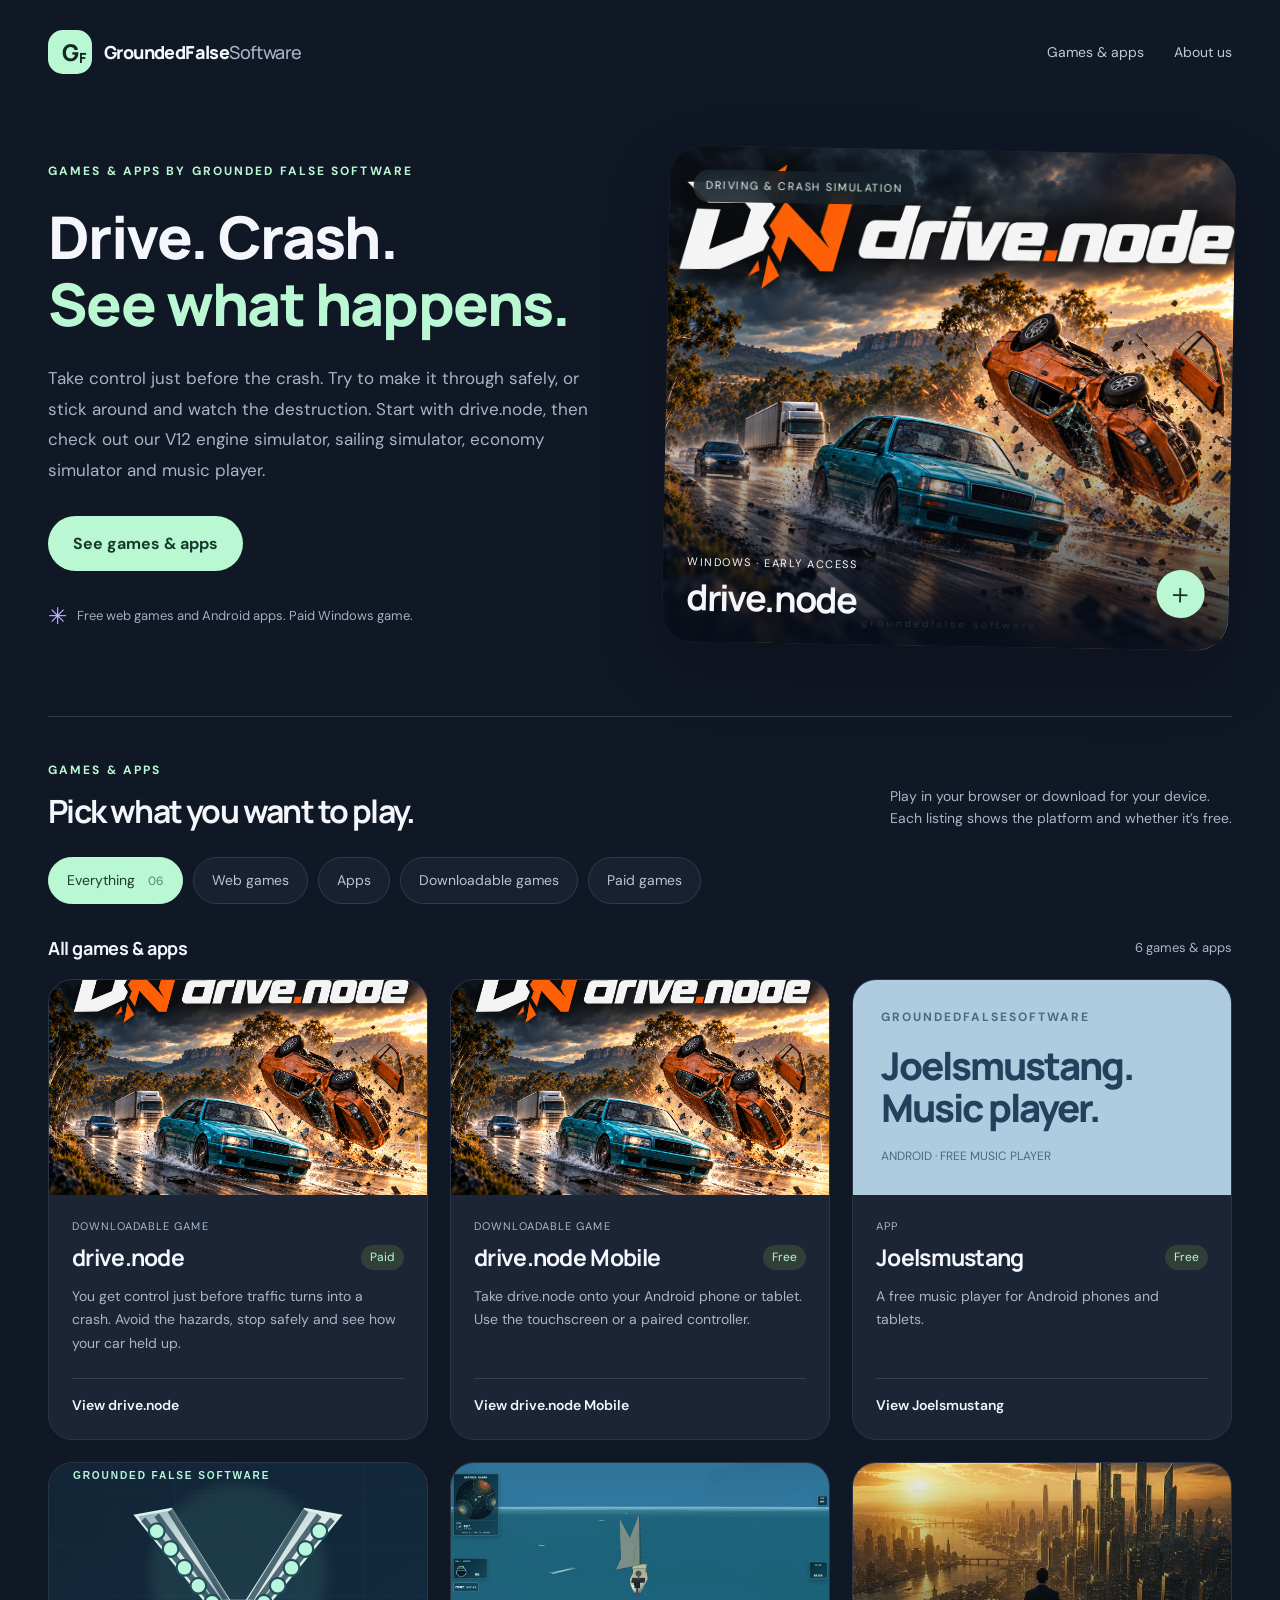
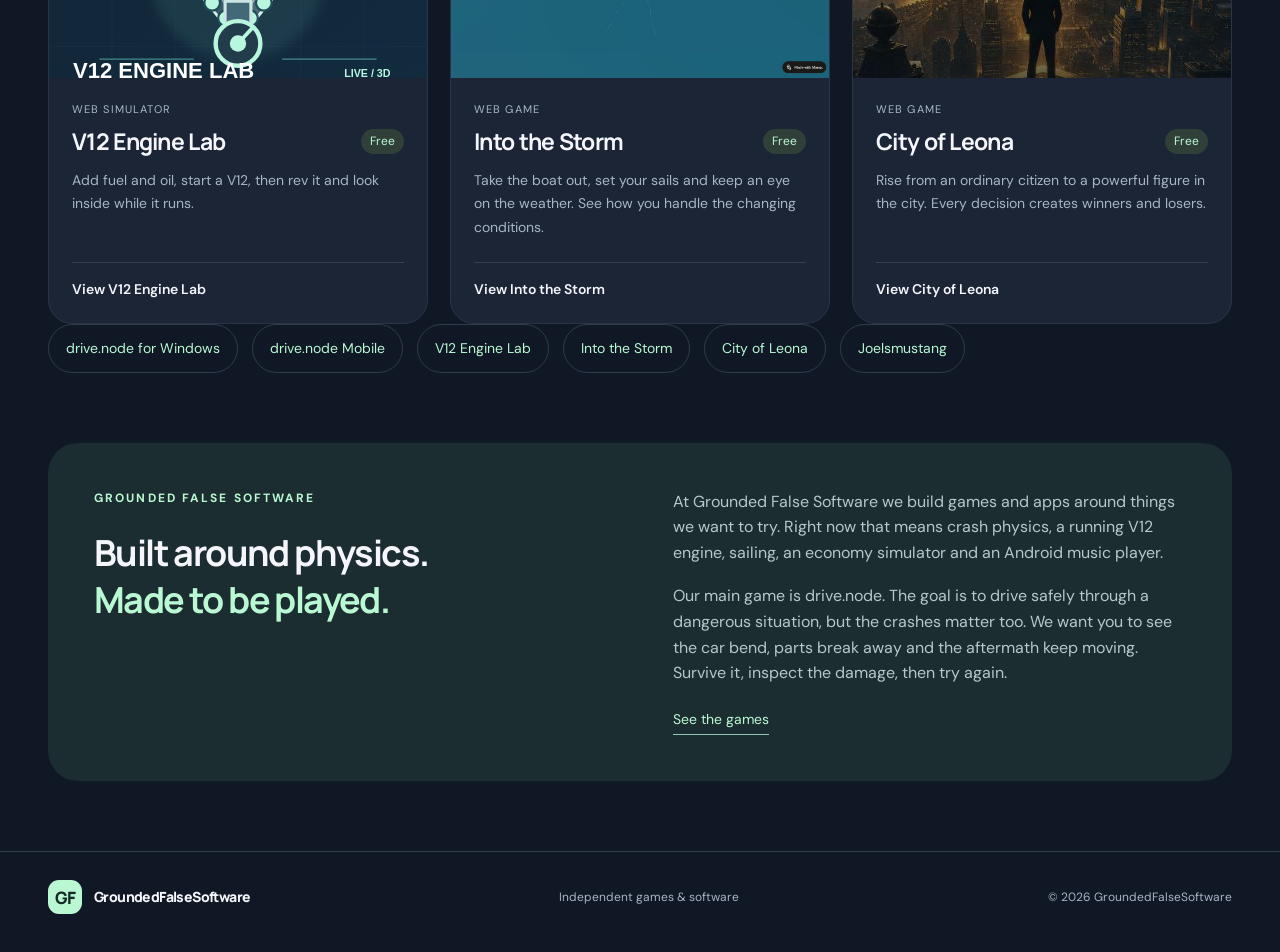
<file: index.html>
<!doctype html>

<html lang="en"><head><meta charset="utf-8"><meta name="viewport" content="width=device-width,initial-scale=1"><title>Grounded False Software | Independent Games and Apps</title><meta name="description" content="Explore independent games and apps from Grounded False Software: drive.node, V12 Engine Lab, Into the Storm, City of Leona and Joelsmustang."><link rel="canonical" href="https://groundedfalse.com/"><meta name="robots" content="index,follow,max-image-preview:large"><meta property="og:type" content="website"><meta property="og:site_name" content="Grounded False Software"><meta property="og:title" content="Grounded False Software | Independent Games and Apps"><meta property="og:description" content="Explore independent games and apps from Grounded False Software: drive.node, V12 Engine Lab, Into the Storm, City of Leona and Joelsmustang."><meta property="og:url" content="https://groundedfalse.com/"><meta property="og:image" content="https://groundedfalse.com/assets/drive-node-cover.png"><meta name="twitter:card" content="summary_large_image"><meta name="twitter:title" content="Grounded False Software | Independent Games and Apps"><meta name="twitter:description" content="Explore independent games and apps from Grounded False Software: drive.node, V12 Engine Lab, Into the Storm, City of Leona and Joelsmustang."><meta name="twitter:image" content="https://groundedfalse.com/assets/drive-node-cover.png"><link rel="icon" href="/favicon.svg"><link rel="stylesheet" href="/style.css"></head>

<body><a class="skip" href="#collection">Skip to collection</a>

<header><a class="brand" href="#" aria-label="GroundedFalseSoftware home"><span class="brand-icon">G<span>F</span></span><span>GroundedFalse<span class="brand-soft">Software</span></span></a><nav aria-label="Main navigation"><a href="#collection">Games & apps</a><a href="#studio">About us</a></nav></header>

<main><section class="hero"><div class="hero-copy"><p class="eyebrow">GAMES & APPS BY GROUNDED FALSE SOFTWARE</p><h1>Drive. Crash.<br><em>See what happens.</em></h1><p class="intro">Take control just before the crash. Try to make it through safely, or stick around and watch the destruction. Start with drive.node, then check out our V12 engine simulator, sailing simulator, economy simulator and music player.</p><a class="button primary" href="#collection">See games & apps</a><div class="hero-note"><span class="tiny-symbol">✳</span> Free web games and Android apps. Paid Windows game.</div></div><article class="feature"><img src="assets/drive-node-cover.png" alt="Illustrated drive.node cover: a blue car avoids an orange car rolling across a highway"><div class="feature-overlay"><span class="pill">DRIVING & CRASH SIMULATION</span><div class="feature-bottom"><div><p>WINDOWS · EARLY ACCESS</p><h2>drive.node</h2></div><button class="round-button" data-product="drive" aria-label="Explore drive.node">＋</button></div></div></article></section>

<section id="collection" class="collection"><div class="section-heading"><div><p class="eyebrow">GAMES & APPS</p><h2>Pick what you want to play.</h2></div><p>Play in your browser or download for your device.<br>Each listing shows the platform and whether it’s free.</p></div><div class="categories" aria-label="Product categories"><button class="category active" data-category="all" aria-pressed="true">Everything <span>06</span></button><button class="category" data-category="web-games" aria-pressed="false">Web games</button><button class="category" data-category="apps" aria-pressed="false">Apps</button><button class="category" data-category="downloadable-games" aria-pressed="false">Downloadable games</button><button class="category" data-category="paid-games" aria-pressed="false">Paid games</button></div><div class="collection-meta"><h3 id="category-title">All games & apps</h3><span id="count" aria-live="polite">6 games & apps</span></div><div id="cards" class="cards"></div><nav class="seo-related" aria-label="Explore individual games and apps"><a href="/drive-node/">drive.node for Windows</a><a href="/drive-node-mobile/">drive.node Mobile</a><a href="/v12-engine-lab/">V12 Engine Lab</a><a href="/into-the-storm/">Into the Storm</a><a href="/city-of-leona/">City of Leona</a><a href="/joelsmustang/">Joelsmustang</a></nav></section>

<section class="studio" id="studio"><div><p class="eyebrow">GROUNDED FALSE SOFTWARE</p><h2>Built around physics.<br><em>Made to be played.</em></h2></div><div><p>At Grounded False Software we build games and apps around things we want to try. Right now that means crash physics, a running V12 engine, sailing, an economy simulator and an Android music player.</p><p>Our main game is drive.node. The goal is to drive safely through a dangerous situation, but the crashes matter too. We want you to see the car bend, parts break away and the aftermath keep moving. Survive it, inspect the damage, then try again.</p><a href="#collection" class="text-link">See the games</a></div></section></main><footer><a class="brand" href="#"><span class="brand-icon small">GF</span><span>GroundedFalseSoftware</span></a><span>Independent games & software</span><span>© 2026 GroundedFalseSoftware</span></footer>

<dialog id="product-dialog" aria-labelledby="dialog-title"><button class="close" aria-label="Close project details">✕</button><div id="dialog-content"></div></dialog><script type="application/ld+json">{"@context":"https://schema.org","@type":"Organization","name":"Grounded False Software","url":"https://groundedfalse.com/","description":"Independent games and apps from Grounded False Software"}</script><script src="app.js"></script></body></html>
</file>
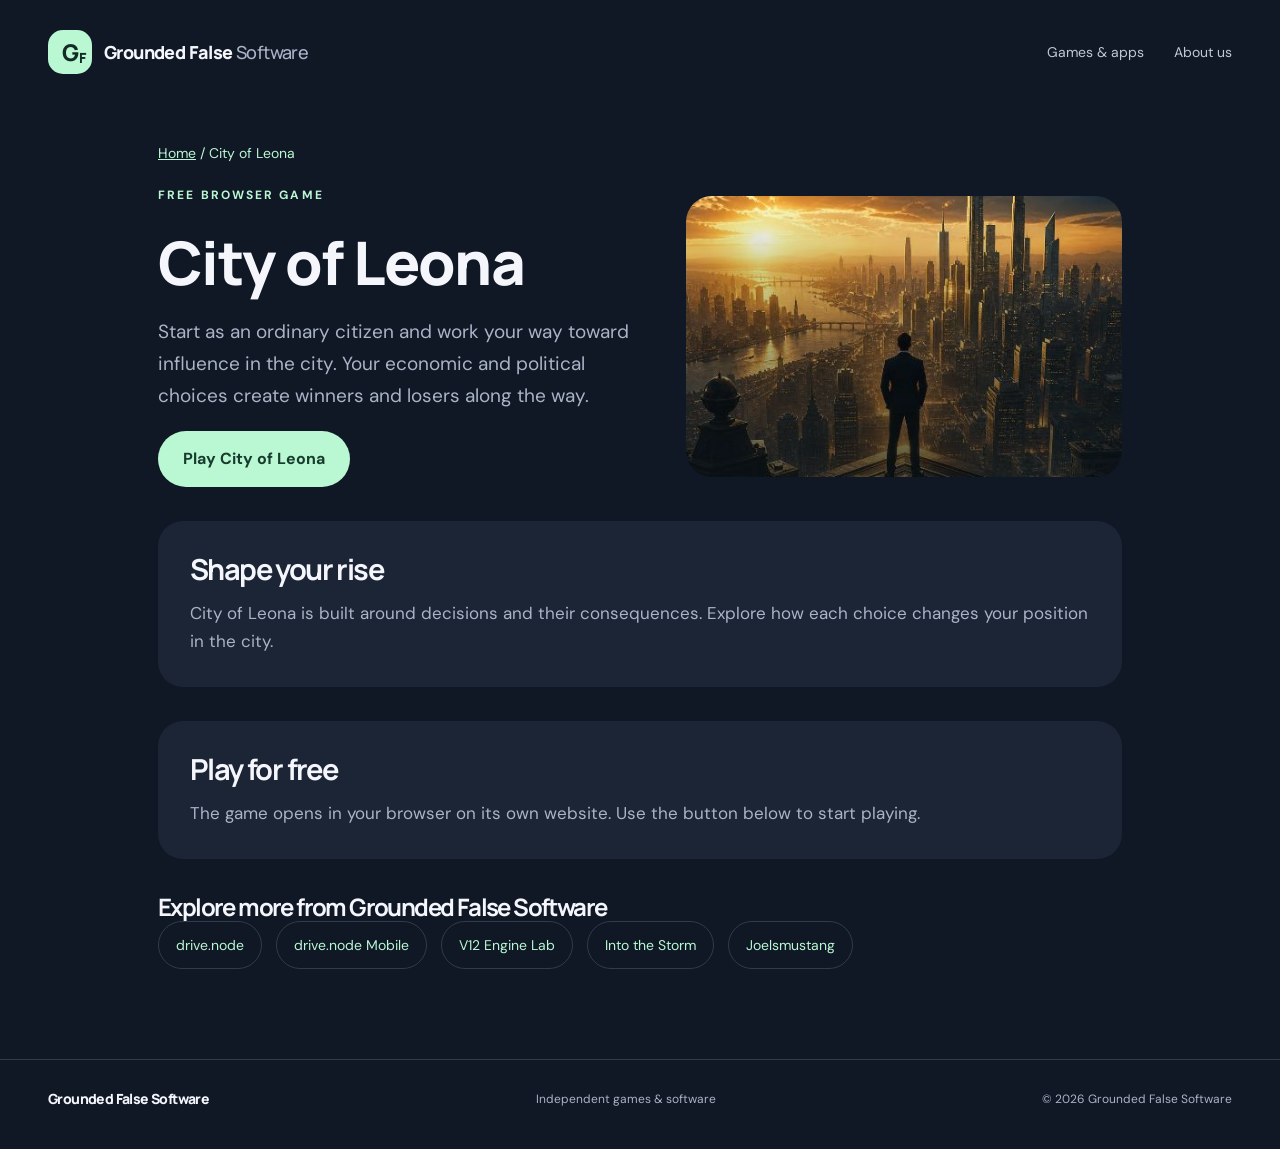
<file: city-of-leona/index.html>
<!doctype html><html lang="en"><head><meta charset="utf-8"><meta name="viewport" content="width=device-width,initial-scale=1"><title>City of Leona | Free Browser Economy Simulator | Grounded False Software</title><meta name="description" content="Make economic and political choices in City of Leona, a free browser economy simulator. Rise through the city and see the consequences of your decisions."><link rel="canonical" href="https://groundedfalse.com/city-of-leona/"><meta name="robots" content="index,follow,max-image-preview:large"><meta property="og:type" content="website"><meta property="og:site_name" content="Grounded False Software"><meta property="og:title" content="City of Leona | Free Browser Economy Simulator | Grounded False Software"><meta property="og:description" content="Make economic and political choices in City of Leona, a free browser economy simulator. Rise through the city and see the consequences of your decisions."><meta property="og:url" content="https://groundedfalse.com/city-of-leona/"><meta property="og:image" content="https://groundedfalse.com/assets/city-of-leona.png"><meta name="twitter:card" content="summary_large_image"><meta name="twitter:title" content="City of Leona | Free Browser Economy Simulator | Grounded False Software"><meta name="twitter:description" content="Make economic and political choices in City of Leona, a free browser economy simulator. Rise through the city and see the consequences of your decisions."><meta name="twitter:image" content="https://groundedfalse.com/assets/city-of-leona.png"><link rel="icon" href="/favicon.svg"><link rel="stylesheet" href="/style.css"></head><body><a class="skip" href="#content">Skip to content</a><header><a class="brand" href="/" aria-label="Grounded False Software home"><span class="brand-icon">G<span>F</span></span><span>Grounded False <span class="brand-soft">Software</span></span></a><nav aria-label="Main navigation"><a href="/#collection">Games &amp; apps</a><a href="/#studio">About us</a></nav></header><main class="seo-page" id="content"><p class="seo-breadcrumb"><a href="/">Home</a> / City of Leona</p><div class="seo-hero"><div><p class="eyebrow">FREE BROWSER GAME</p><h1>City of Leona</h1><p class="seo-lead">Start as an ordinary citizen and work your way toward influence in the city. Your economic and political choices create winners and losers along the way.</p><a class="button primary" href="https://leonacity.online/" target="_blank" rel="noopener noreferrer">Play City of Leona</a></div><img class="seo-visual" src="/assets/city-of-leona.png" alt="City of Leona gold skyline cover artwork"></div><section class="seo-panel"><h2>Shape your rise</h2><p>City of Leona is built around decisions and their consequences. Explore how each choice changes your position in the city.</p></section><section class="seo-panel"><h2>Play for free</h2><p>The game opens in your browser on its own website. Use the button below to start playing.</p></section><h2>Explore more from Grounded False Software</h2><nav class="seo-related" aria-label="Other games and apps"><a href="/drive-node/">drive.node</a><a href="/drive-node-mobile/">drive.node Mobile</a><a href="/v12-engine-lab/">V12 Engine Lab</a><a href="/into-the-storm/">Into the Storm</a><a href="/joelsmustang/">Joelsmustang</a></nav></main><footer><a class="brand" href="/">Grounded False Software</a><span>Independent games &amp; software</span><span>© 2026 Grounded False Software</span></footer><script type="application/ld+json">{"@context":"https://schema.org","@type":"WebPage","name":"City of Leona | Free Browser Economy Simulator | Grounded False Software","url":"https://groundedfalse.com/city-of-leona/","description":"Make economic and political choices in City of Leona, a free browser economy simulator. Rise through the city and see the consequences of your decisions.","isPartOf":{"@type":"WebSite","name":"Grounded False Software","url":"https://groundedfalse.com/"}}</script></body></html>
</file>
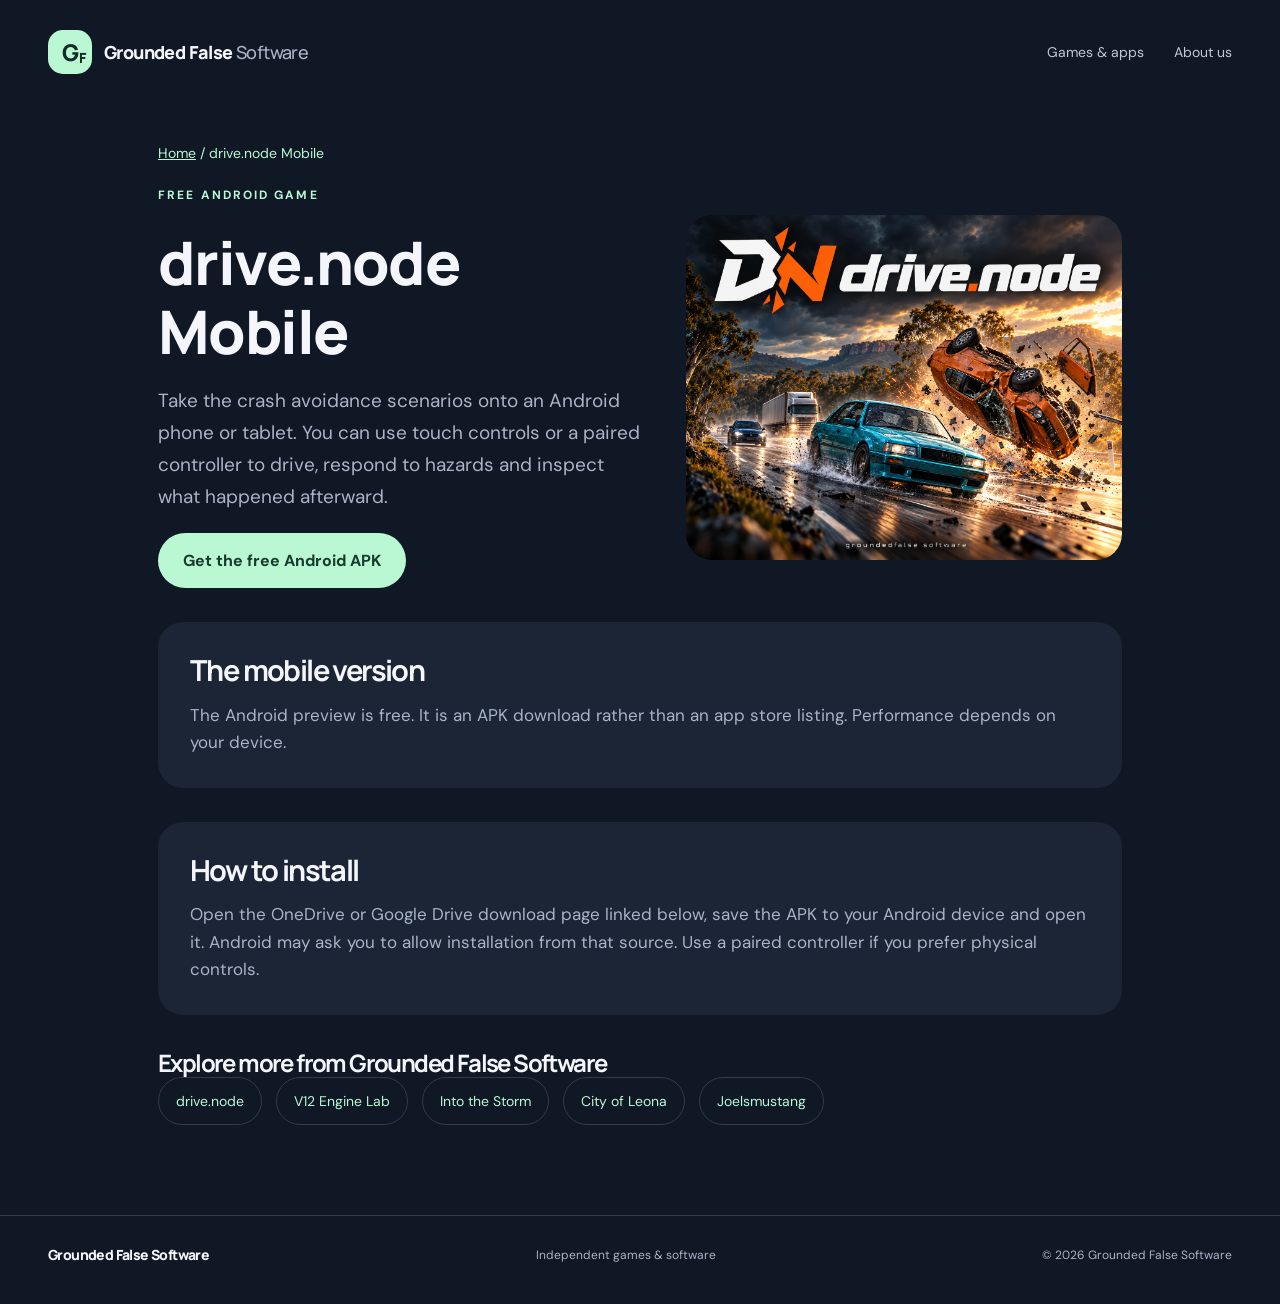
<file: drive-node-mobile/index.html>
<!doctype html><html lang="en"><head><meta charset="utf-8"><meta name="viewport" content="width=device-width,initial-scale=1"><title>drive.node Mobile for Android | Free Crash Game | Grounded False Software</title><meta name="description" content="Play the free Android preview of drive.node with touchscreen controls or a paired controller. Download the APK for Android phones and tablets."><link rel="canonical" href="https://groundedfalse.com/drive-node-mobile/"><meta name="robots" content="index,follow,max-image-preview:large"><meta property="og:type" content="website"><meta property="og:site_name" content="Grounded False Software"><meta property="og:title" content="drive.node Mobile for Android | Free Crash Game | Grounded False Software"><meta property="og:description" content="Play the free Android preview of drive.node with touchscreen controls or a paired controller. Download the APK for Android phones and tablets."><meta property="og:url" content="https://groundedfalse.com/drive-node-mobile/"><meta property="og:image" content="https://groundedfalse.com/assets/drive-node-cover.png"><meta name="twitter:card" content="summary_large_image"><meta name="twitter:title" content="drive.node Mobile for Android | Free Crash Game | Grounded False Software"><meta name="twitter:description" content="Play the free Android preview of drive.node with touchscreen controls or a paired controller. Download the APK for Android phones and tablets."><meta name="twitter:image" content="https://groundedfalse.com/assets/drive-node-cover.png"><link rel="icon" href="/favicon.svg"><link rel="stylesheet" href="/style.css"></head><body><a class="skip" href="#content">Skip to content</a><header><a class="brand" href="/" aria-label="Grounded False Software home"><span class="brand-icon">G<span>F</span></span><span>Grounded False <span class="brand-soft">Software</span></span></a><nav aria-label="Main navigation"><a href="/#collection">Games &amp; apps</a><a href="/#studio">About us</a></nav></header><main class="seo-page" id="content"><p class="seo-breadcrumb"><a href="/">Home</a> / drive.node Mobile</p><div class="seo-hero"><div><p class="eyebrow">FREE ANDROID GAME</p><h1>drive.node Mobile</h1><p class="seo-lead">Take the crash avoidance scenarios onto an Android phone or tablet. You can use touch controls or a paired controller to drive, respond to hazards and inspect what happened afterward.</p><a class="button primary" href="https://drive.google.com/file/d/1gedJcDgiqWy471diD3B8henjy76g7nDN/view" target="_blank" rel="noopener noreferrer">Get the free Android APK</a></div><img class="seo-visual" src="/assets/drive-node-cover.png" alt="Illustrated drive.node cover artwork"></div><section class="seo-panel"><h2>The mobile version</h2><p>The Android preview is free. It is an APK download rather than an app store listing. Performance depends on your device.</p></section><section class="seo-panel"><h2>How to install</h2><p>Open the OneDrive or Google Drive download page linked below, save the APK to your Android device and open it. Android may ask you to allow installation from that source. Use a paired controller if you prefer physical controls.</p></section><h2>Explore more from Grounded False Software</h2><nav class="seo-related" aria-label="Other games and apps"><a href="/drive-node/">drive.node</a><a href="/v12-engine-lab/">V12 Engine Lab</a><a href="/into-the-storm/">Into the Storm</a><a href="/city-of-leona/">City of Leona</a><a href="/joelsmustang/">Joelsmustang</a></nav></main><footer><a class="brand" href="/">Grounded False Software</a><span>Independent games &amp; software</span><span>© 2026 Grounded False Software</span></footer><script type="application/ld+json">{"@context":"https://schema.org","@type":"WebPage","name":"drive.node Mobile for Android | Free Crash Game | Grounded False Software","url":"https://groundedfalse.com/drive-node-mobile/","description":"Play the free Android preview of drive.node with touchscreen controls or a paired controller. Download the APK for Android phones and tablets.","isPartOf":{"@type":"WebSite","name":"Grounded False Software","url":"https://groundedfalse.com/"}}</script></body></html>
</file>
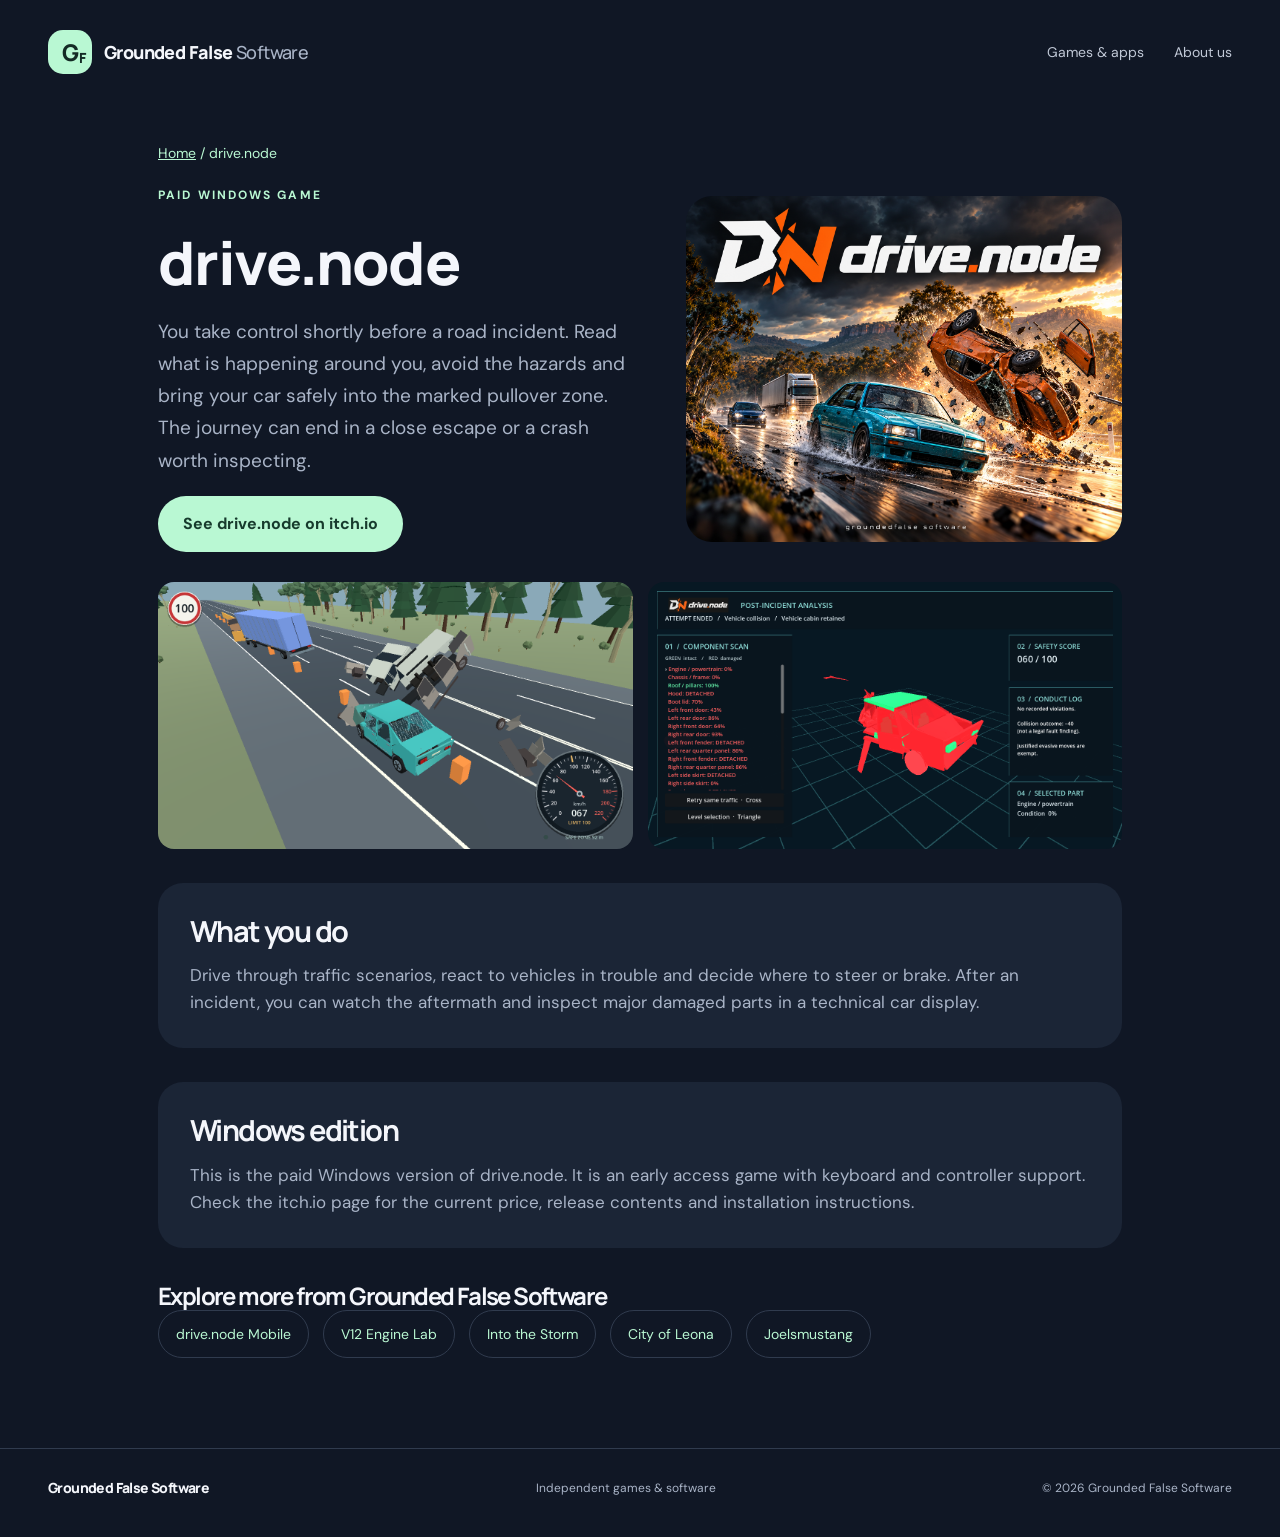
<file: drive-node/index.html>
<!doctype html><html lang="en"><head><meta charset="utf-8"><meta name="viewport" content="width=device-width,initial-scale=1"><title>drive.node for Windows | Crash Avoidance Game | Grounded False Software</title><meta name="description" content="Take control before a traffic crash in drive.node for Windows. Navigate hazards, stop safely and inspect vehicle damage. See the paid edition on itch.io."><link rel="canonical" href="https://groundedfalse.com/drive-node/"><meta name="robots" content="index,follow,max-image-preview:large"><meta property="og:type" content="website"><meta property="og:site_name" content="Grounded False Software"><meta property="og:title" content="drive.node for Windows | Crash Avoidance Game | Grounded False Software"><meta property="og:description" content="Take control before a traffic crash in drive.node for Windows. Navigate hazards, stop safely and inspect vehicle damage. See the paid edition on itch.io."><meta property="og:url" content="https://groundedfalse.com/drive-node/"><meta property="og:image" content="https://groundedfalse.com/assets/drive-node-cover.png"><meta name="twitter:card" content="summary_large_image"><meta name="twitter:title" content="drive.node for Windows | Crash Avoidance Game | Grounded False Software"><meta name="twitter:description" content="Take control before a traffic crash in drive.node for Windows. Navigate hazards, stop safely and inspect vehicle damage. See the paid edition on itch.io."><meta name="twitter:image" content="https://groundedfalse.com/assets/drive-node-cover.png"><link rel="icon" href="/favicon.svg"><link rel="stylesheet" href="/style.css"></head><body><a class="skip" href="#content">Skip to content</a><header><a class="brand" href="/" aria-label="Grounded False Software home"><span class="brand-icon">G<span>F</span></span><span>Grounded False <span class="brand-soft">Software</span></span></a><nav aria-label="Main navigation"><a href="/#collection">Games &amp; apps</a><a href="/#studio">About us</a></nav></header><main class="seo-page" id="content"><p class="seo-breadcrumb"><a href="/">Home</a> / drive.node</p><div class="seo-hero"><div><p class="eyebrow">PAID WINDOWS GAME</p><h1>drive.node</h1><p class="seo-lead">You take control shortly before a road incident. Read what is happening around you, avoid the hazards and bring your car safely into the marked pullover zone. The journey can end in a close escape or a crash worth inspecting.</p><a class="button primary" href="https://groundedfalse.itch.io/drivenode" target="_blank" rel="noopener noreferrer">See drive.node on itch.io</a></div><img class="seo-visual" src="/assets/drive-node-cover.png" alt="Illustrated drive.node crash game cover"></div><div class="seo-gallery"><img src="../assets/gameplay.png" alt="Actual drive.node gameplay showing a road collision" loading="lazy"><img src="../assets/analysis.png" alt="drive.node car damage analysis display" loading="lazy"></div><section class="seo-panel"><h2>What you do</h2><p>Drive through traffic scenarios, react to vehicles in trouble and decide where to steer or brake. After an incident, you can watch the aftermath and inspect major damaged parts in a technical car display.</p></section><section class="seo-panel"><h2>Windows edition</h2><p>This is the paid Windows version of drive.node. It is an early access game with keyboard and controller support. Check the itch.io page for the current price, release contents and installation instructions.</p></section><h2>Explore more from Grounded False Software</h2><nav class="seo-related" aria-label="Other games and apps"><a href="/drive-node-mobile/">drive.node Mobile</a><a href="/v12-engine-lab/">V12 Engine Lab</a><a href="/into-the-storm/">Into the Storm</a><a href="/city-of-leona/">City of Leona</a><a href="/joelsmustang/">Joelsmustang</a></nav></main><footer><a class="brand" href="/">Grounded False Software</a><span>Independent games &amp; software</span><span>© 2026 Grounded False Software</span></footer><script type="application/ld+json">{"@context":"https://schema.org","@type":"WebPage","name":"drive.node for Windows | Crash Avoidance Game | Grounded False Software","url":"https://groundedfalse.com/drive-node/","description":"Take control before a traffic crash in drive.node for Windows. Navigate hazards, stop safely and inspect vehicle damage. See the paid edition on itch.io.","isPartOf":{"@type":"WebSite","name":"Grounded False Software","url":"https://groundedfalse.com/"}}</script></body></html>
</file>
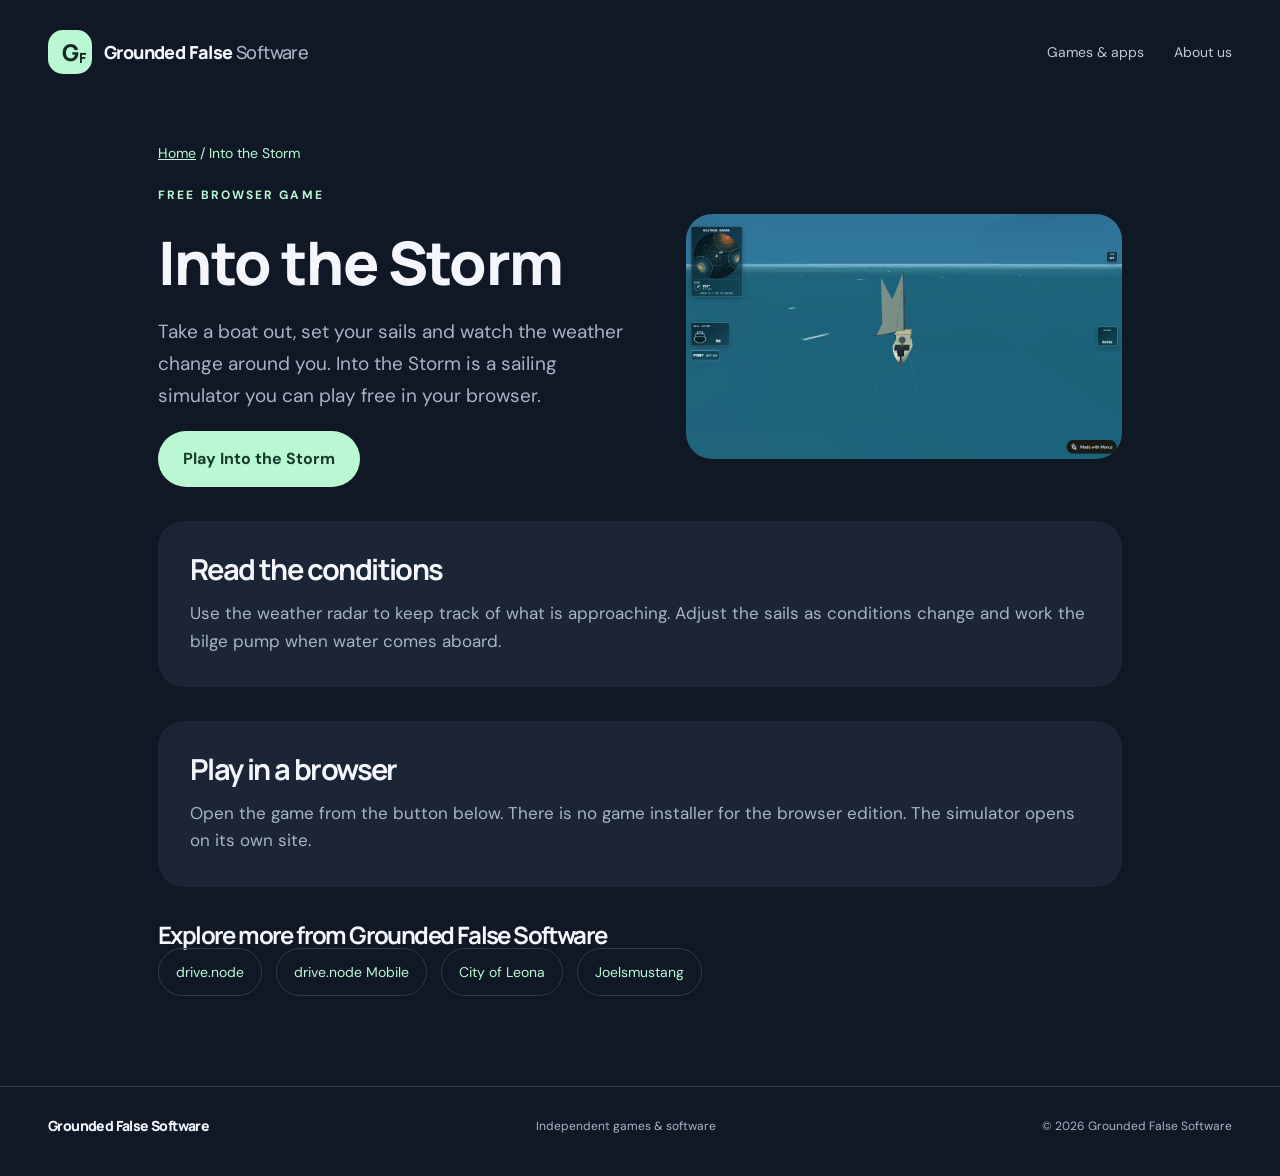
<file: into-the-storm/index.html>
<!doctype html><html lang="en"><head><meta charset="utf-8"><meta name="viewport" content="width=device-width,initial-scale=1"><title>Into the Storm | Free Browser Sailing Simulator | Grounded False Software</title><meta name="description" content="Sail through changing conditions in Into the Storm, a free browser sailing simulator. Adjust your sails, watch the weather radar and manage water aboard."><link rel="canonical" href="https://groundedfalse.com/into-the-storm/"><meta name="robots" content="index,follow,max-image-preview:large"><meta property="og:type" content="website"><meta property="og:site_name" content="Grounded False Software"><meta property="og:title" content="Into the Storm | Free Browser Sailing Simulator | Grounded False Software"><meta property="og:description" content="Sail through changing conditions in Into the Storm, a free browser sailing simulator. Adjust your sails, watch the weather radar and manage water aboard."><meta property="og:url" content="https://groundedfalse.com/into-the-storm/"><meta property="og:image" content="https://groundedfalse.com/assets/into-the-storm.png"><meta name="twitter:card" content="summary_large_image"><meta name="twitter:title" content="Into the Storm | Free Browser Sailing Simulator | Grounded False Software"><meta name="twitter:description" content="Sail through changing conditions in Into the Storm, a free browser sailing simulator. Adjust your sails, watch the weather radar and manage water aboard."><meta name="twitter:image" content="https://groundedfalse.com/assets/into-the-storm.png"><link rel="icon" href="/favicon.svg"><link rel="stylesheet" href="/style.css"></head><body><a class="skip" href="#content">Skip to content</a><header><a class="brand" href="/" aria-label="Grounded False Software home"><span class="brand-icon">G<span>F</span></span><span>Grounded False <span class="brand-soft">Software</span></span></a><nav aria-label="Main navigation"><a href="/#collection">Games &amp; apps</a><a href="/#studio">About us</a></nav></header><main class="seo-page" id="content"><p class="seo-breadcrumb"><a href="/">Home</a> / Into the Storm</p><div class="seo-hero"><div><p class="eyebrow">FREE BROWSER GAME</p><h1>Into the Storm</h1><p class="seo-lead">Take a boat out, set your sails and watch the weather change around you. Into the Storm is a sailing simulator you can play free in your browser.</p><a class="button primary" href="https://oceanstorm-76mriw63.manus.space/" target="_blank" rel="noopener noreferrer">Play Into the Storm</a></div><img class="seo-visual" src="/assets/into-the-storm.png" alt="Into the Storm gameplay with sailboat and weather radar"></div><section class="seo-panel"><h2>Read the conditions</h2><p>Use the weather radar to keep track of what is approaching. Adjust the sails as conditions change and work the bilge pump when water comes aboard.</p></section><section class="seo-panel"><h2>Play in a browser</h2><p>Open the game from the button below. There is no game installer for the browser edition. The simulator opens on its own site.</p></section><h2>Explore more from Grounded False Software</h2><nav class="seo-related" aria-label="Other games and apps"><a href="/drive-node/">drive.node</a><a href="/drive-node-mobile/">drive.node Mobile</a><a href="/city-of-leona/">City of Leona</a><a href="/joelsmustang/">Joelsmustang</a></nav></main><footer><a class="brand" href="/">Grounded False Software</a><span>Independent games &amp; software</span><span>© 2026 Grounded False Software</span></footer><script type="application/ld+json">{"@context":"https://schema.org","@type":"WebPage","name":"Into the Storm | Free Browser Sailing Simulator | Grounded False Software","url":"https://groundedfalse.com/into-the-storm/","description":"Sail through changing conditions in Into the Storm, a free browser sailing simulator. Adjust your sails, watch the weather radar and manage water aboard.","isPartOf":{"@type":"WebSite","name":"Grounded False Software","url":"https://groundedfalse.com/"}}</script></body></html>
</file>
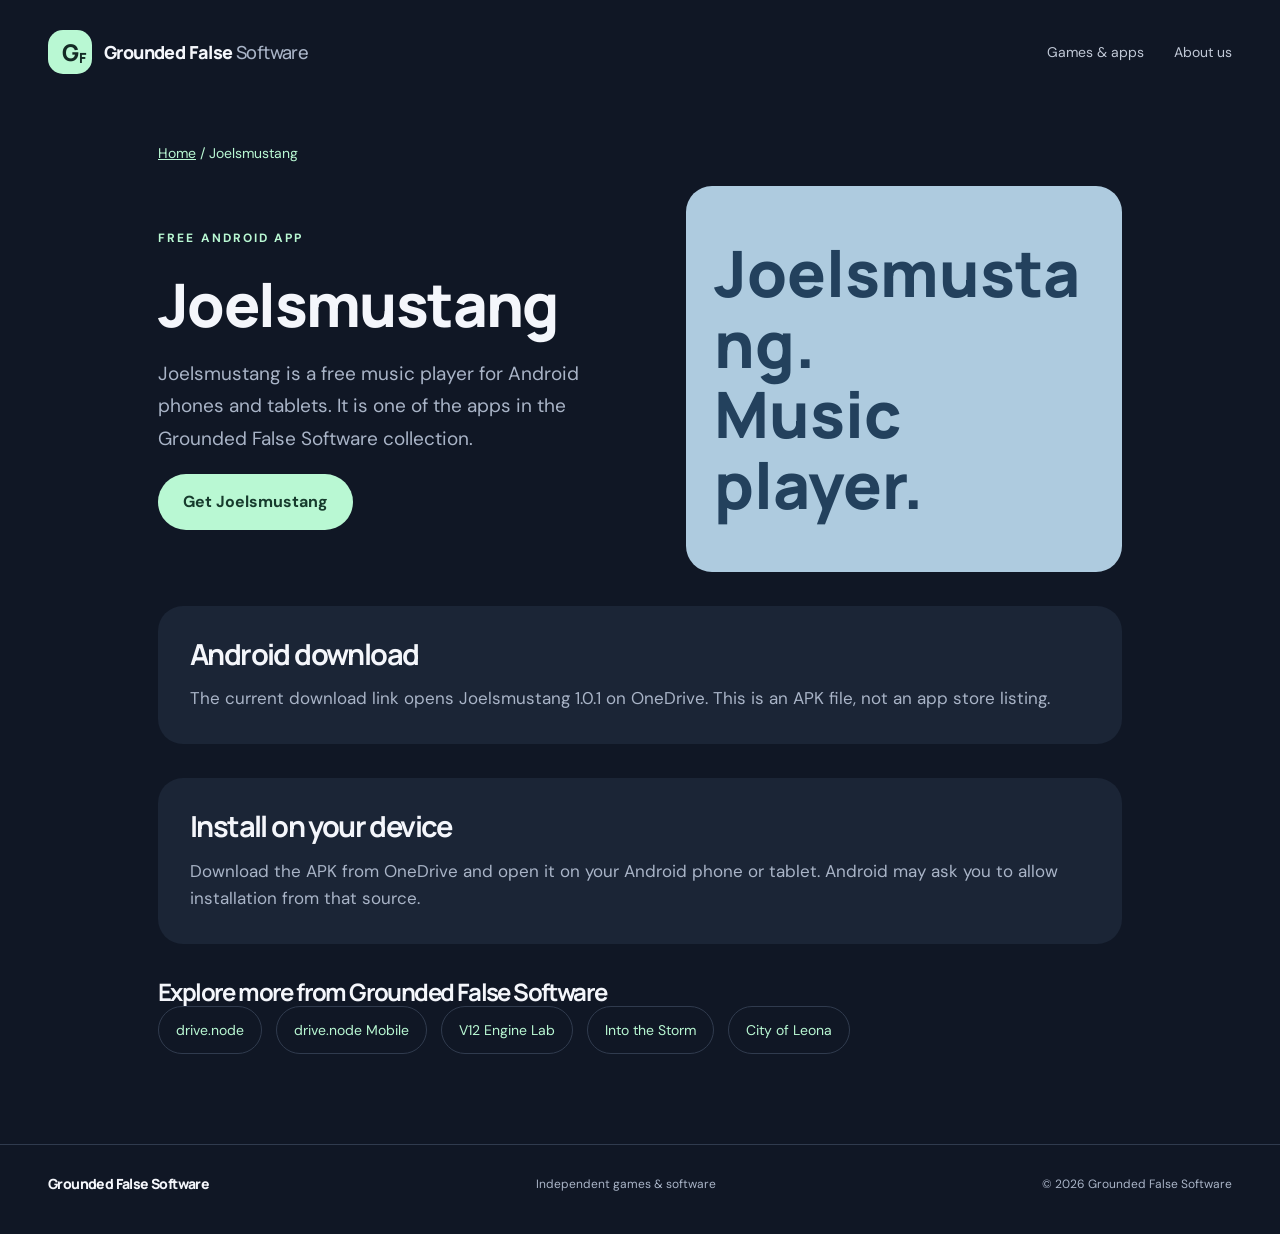
<file: joelsmustang/index.html>
<!doctype html><html lang="en"><head><meta charset="utf-8"><meta name="viewport" content="width=device-width,initial-scale=1"><title>Joelsmustang | Free Android Music Player | Grounded False Software</title><meta name="description" content="Joelsmustang is a free music player for Android phones and tablets from Grounded False Software. Get the Android APK from OneDrive."><link rel="canonical" href="https://groundedfalse.com/joelsmustang/"><meta name="robots" content="index,follow,max-image-preview:large"><meta property="og:type" content="website"><meta property="og:site_name" content="Grounded False Software"><meta property="og:title" content="Joelsmustang | Free Android Music Player | Grounded False Software"><meta property="og:description" content="Joelsmustang is a free music player for Android phones and tablets from Grounded False Software. Get the Android APK from OneDrive."><meta property="og:url" content="https://groundedfalse.com/joelsmustang/"><meta property="og:image" content="https://groundedfalse.com/assets/studio-wordmark.png"><meta name="twitter:card" content="summary_large_image"><meta name="twitter:title" content="Joelsmustang | Free Android Music Player | Grounded False Software"><meta name="twitter:description" content="Joelsmustang is a free music player for Android phones and tablets from Grounded False Software. Get the Android APK from OneDrive."><meta name="twitter:image" content="https://groundedfalse.com/assets/studio-wordmark.png"><link rel="icon" href="/favicon.svg"><link rel="stylesheet" href="/style.css"></head><body><a class="skip" href="#content">Skip to content</a><header><a class="brand" href="/" aria-label="Grounded False Software home"><span class="brand-icon">G<span>F</span></span><span>Grounded False <span class="brand-soft">Software</span></span></a><nav aria-label="Main navigation"><a href="/#collection">Games &amp; apps</a><a href="/#studio">About us</a></nav></header><main class="seo-page" id="content"><p class="seo-breadcrumb"><a href="/">Home</a> / Joelsmustang</p><div class="seo-hero"><div><p class="eyebrow">FREE ANDROID APP</p><h1>Joelsmustang</h1><p class="seo-lead">Joelsmustang is a free music player for Android phones and tablets. It is one of the apps in the Grounded False Software collection.</p><a class="button primary" href="https://1drv.ms/u/c/2345c7e9cd81cf6d/IQDm0VwNh6PlSILq0O5EjfHlASx79KjfFExBNOB1FzrhlCg" target="_blank" rel="noopener noreferrer">Get Joelsmustang</a></div><div class="seo-art" role="img" aria-label="Joelsmustang music player artwork">Joelsmustang.<br>Music player.</div></div><section class="seo-panel"><h2>Android download</h2><p>The current download link opens Joelsmustang 1.0.1 on OneDrive. This is an APK file, not an app store listing.</p></section><section class="seo-panel"><h2>Install on your device</h2><p>Download the APK from OneDrive and open it on your Android phone or tablet. Android may ask you to allow installation from that source.</p></section><h2>Explore more from Grounded False Software</h2><nav class="seo-related" aria-label="Other games and apps"><a href="/drive-node/">drive.node</a><a href="/drive-node-mobile/">drive.node Mobile</a><a href="/v12-engine-lab/">V12 Engine Lab</a><a href="/into-the-storm/">Into the Storm</a><a href="/city-of-leona/">City of Leona</a></nav></main><footer><a class="brand" href="/">Grounded False Software</a><span>Independent games &amp; software</span><span>© 2026 Grounded False Software</span></footer><script type="application/ld+json">{"@context":"https://schema.org","@type":"WebPage","name":"Joelsmustang | Free Android Music Player | Grounded False Software","url":"https://groundedfalse.com/joelsmustang/","description":"Joelsmustang is a free music player for Android phones and tablets from Grounded False Software. Get the Android APK from OneDrive.","isPartOf":{"@type":"WebSite","name":"Grounded False Software","url":"https://groundedfalse.com/"}}</script></body></html>
</file>
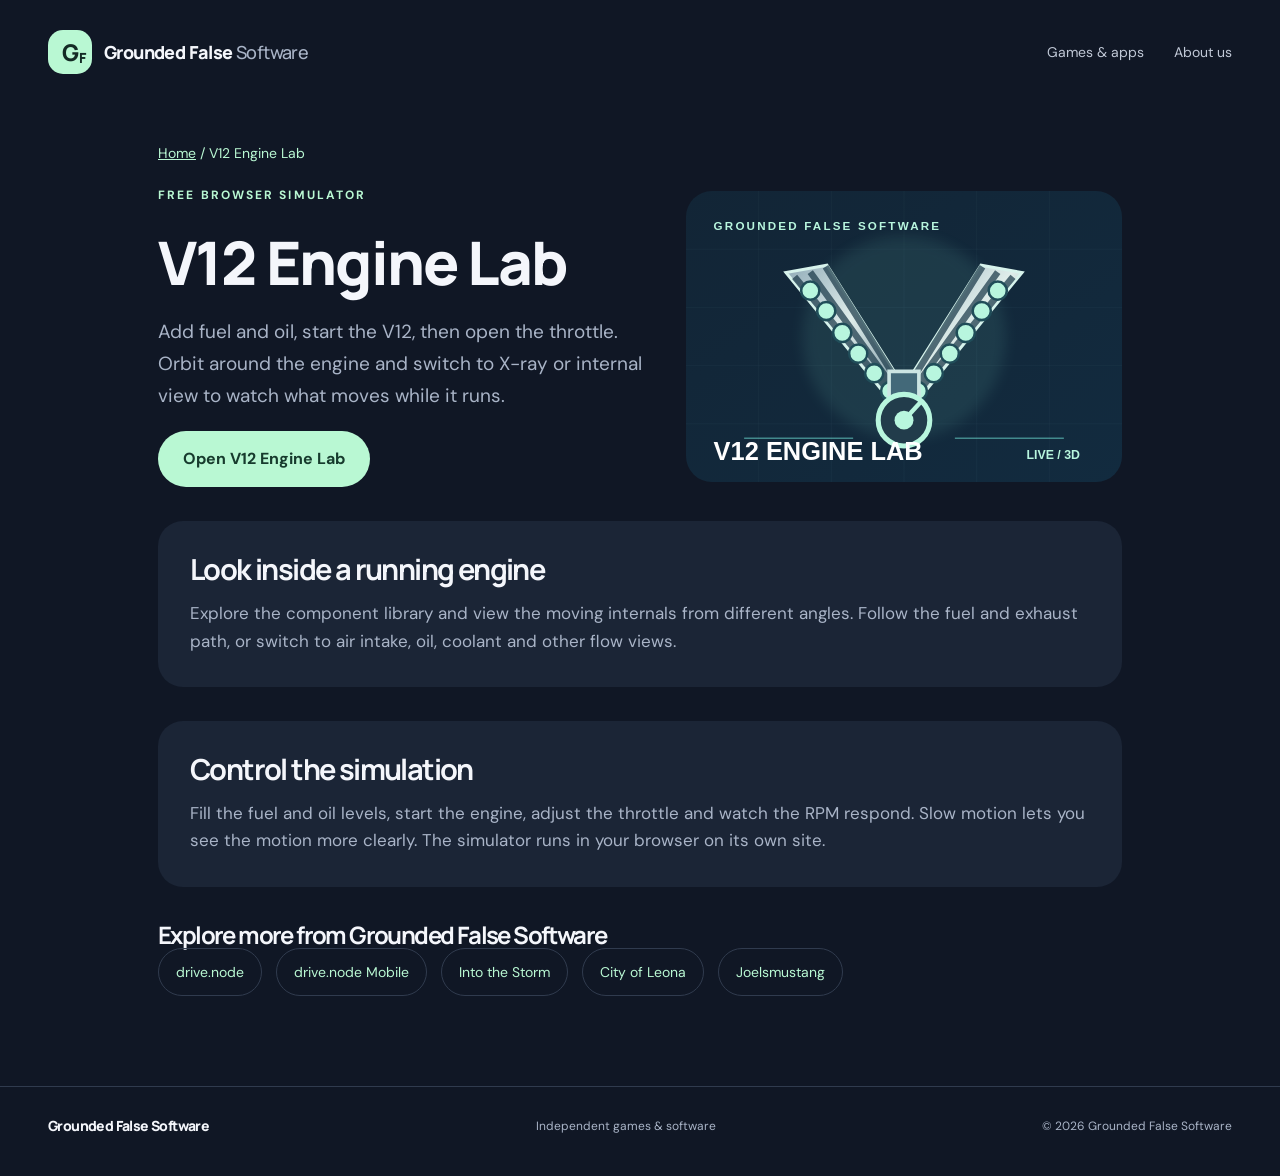
<file: v12-engine-lab/index.html>
<!doctype html><html lang="en"><head><meta charset="utf-8"><meta name="viewport" content="width=device-width,initial-scale=1"><title>V12 Engine Lab | Interactive Engine Simulator | Grounded False Software</title><meta name="description" content="Explore a running V12 engine in your browser. Add fuel and oil, start and rev the engine, then inspect its moving internals, components and fluid flows."><link rel="canonical" href="https://groundedfalse.com/v12-engine-lab/"><meta name="robots" content="index,follow,max-image-preview:large"><meta property="og:type" content="website"><meta property="og:site_name" content="Grounded False Software"><meta property="og:title" content="V12 Engine Lab | Interactive Engine Simulator | Grounded False Software"><meta property="og:description" content="Explore a running V12 engine in your browser. Add fuel and oil, start and rev the engine, then inspect its moving internals, components and fluid flows."><meta property="og:url" content="https://groundedfalse.com/v12-engine-lab/"><meta property="og:image" content="https://groundedfalse.com/assets/v12-engine-lab.svg"><meta name="twitter:card" content="summary_large_image"><meta name="twitter:title" content="V12 Engine Lab | Interactive Engine Simulator | Grounded False Software"><meta name="twitter:description" content="Explore a running V12 engine in your browser. Add fuel and oil, start and rev the engine, then inspect its moving internals, components and fluid flows."><link rel="icon" href="/favicon.svg"><link rel="stylesheet" href="/style.css"></head><body><a class="skip" href="#content">Skip to content</a><header><a class="brand" href="/" aria-label="Grounded False Software home"><span class="brand-icon">G<span>F</span></span><span>Grounded False <span class="brand-soft">Software</span></span></a><nav aria-label="Main navigation"><a href="/#collection">Games &amp; apps</a><a href="/#studio">About us</a></nav></header><main class="seo-page" id="content"><p class="seo-breadcrumb"><a href="/">Home</a> / V12 Engine Lab</p><div class="seo-hero"><div><p class="eyebrow">FREE BROWSER SIMULATOR</p><h1>V12 Engine Lab</h1><p class="seo-lead">Add fuel and oil, start the V12, then open the throttle. Orbit around the engine and switch to X-ray or internal view to watch what moves while it runs.</p><a class="button primary" href="https://meek-cucurucho-21d128.netlify.app/" target="_blank" rel="noopener noreferrer">Open V12 Engine Lab</a></div><img class="seo-visual" src="/assets/v12-engine-lab.svg" alt="Illustrated V12 engine with visible pistons"></div><section class="seo-panel"><h2>Look inside a running engine</h2><p>Explore the component library and view the moving internals from different angles. Follow the fuel and exhaust path, or switch to air intake, oil, coolant and other flow views.</p></section><section class="seo-panel"><h2>Control the simulation</h2><p>Fill the fuel and oil levels, start the engine, adjust the throttle and watch the RPM respond. Slow motion lets you see the motion more clearly. The simulator runs in your browser on its own site.</p></section><h2>Explore more from Grounded False Software</h2><nav class="seo-related" aria-label="Other games and apps"><a href="/drive-node/">drive.node</a><a href="/drive-node-mobile/">drive.node Mobile</a><a href="/into-the-storm/">Into the Storm</a><a href="/city-of-leona/">City of Leona</a><a href="/joelsmustang/">Joelsmustang</a></nav></main><footer><a class="brand" href="/">Grounded False Software</a><span>Independent games &amp; software</span><span>© 2026 Grounded False Software</span></footer><script type="application/ld+json">{"@context":"https://schema.org","@type":"WebPage","name":"V12 Engine Lab | Interactive Engine Simulator | Grounded False Software","url":"https://groundedfalse.com/v12-engine-lab/","description":"Explore a running V12 engine in your browser. Add fuel and oil, start and rev the engine, then inspect its moving internals, components and fluid flows.","isPartOf":{"@type":"WebSite","name":"Grounded False Software","url":"https://groundedfalse.com/"}}</script></body></html>
</file>
<file: style.css>
@import url('https://fonts.googleapis.com/css2?family=DM+Sans:wght@400;500;600;700&family=Manrope:wght@400;500;600;700;800&display=swap');

:root{color-scheme:dark;--bg:#101725;--panel:#1b2536;--muted:#a9b4c7;--mint:#b9f8d3;--line:#303b4e;--white:#f4f6fb}*{box-sizing:border-box}html{scroll-behavior:smooth;scroll-padding-top:30px}body{margin:0;background:var(--bg);color:var(--white);font-family:'DM Sans',sans-serif;font-size:16px;line-height:1.6}button,a{-webkit-tap-highlight-color:transparent}button{font:inherit;cursor:pointer}a{color:inherit;text-decoration:none}button,a{touch-action:manipulation}button:focus-visible,a:focus-visible{outline:3px solid #c7abff;outline-offset:5px}header,main,footer{max-width:1392px;margin:auto}header{display:flex;align-items:center;justify-content:space-between;padding:30px 48px;gap:24px}.brand{display:flex;align-items:center;gap:12px;font-family:Manrope,sans-serif;font-weight:800;letter-spacing:-.6px;font-size:18px}.brand-soft{font-weight:500;color:var(--muted)}.brand-icon{background:var(--mint);color:#142b25;width:44px;height:44px;display:grid;place-content:center;border-radius:15px;font-size:23px;font-weight:800;position:relative;line-height:1}.brand-icon span{font-size:14px;position:absolute;bottom:9px;right:7px}.brand-icon.small{font-size:17px;width:34px;height:34px;border-radius:11px}nav{display:flex;align-items:center;gap:30px;font-size:14px}nav a{color:#c0c8d6}nav a:hover{color:var(--mint)}.prototype{border:1px solid #435047;padding:6px 14px;border-radius:30px;color:var(--mint);font-size:13px}main{padding:0 48px}.hero{display:grid;grid-template-columns:1fr 1fr;gap:52px;align-items:center;padding:46px 0 70px}.eyebrow{letter-spacing:2.1px;font-size:12px;font-weight:700;color:var(--mint);margin:0 0 22px}h1,h2,h3{font-family:Manrope,sans-serif;margin:0;font-weight:700;line-height:1.15;letter-spacing:-1.6px}h1{font-size:clamp(40px,4.6vw,66px);font-weight:800}em{font-style:normal;color:var(--mint)}.intro{color:var(--muted);font-size:17px;line-height:1.8;margin:25px 0 30px}.button{display:inline-flex;justify-content:center;align-items:center;padding:15px 25px;border-radius:50px;font-weight:700;border:0;transition:transform .2s,background .2s}.primary{background:var(--mint);color:#173b2d}.button:hover{transform:translateY(-3px);background:#dcffe9}.hero-note{display:flex;gap:10px;align-items:center;color:#a3aec0;font-size:13px;margin-top:27px}.tiny-symbol{color:#c6afff;font-size:23px}.feature{position:relative;overflow:hidden;border-radius:32px;aspect-ratio:1.14;background:#243143;box-shadow:0 25px 70px #0003;transform:rotate(1deg)}.feature>img{width:100%;height:100%;object-fit:cover}.feature-overlay{position:absolute;inset:0;padding:24px;display:flex;flex-direction:column;justify-content:space-between;background:linear-gradient(transparent 50%,#080f1bee)}.pill{align-self:flex-start;border-radius:50px;background:#14222bd9;padding:7px 12px;font-size:11px;letter-spacing:1.5px;color:#e7f9ee;backdrop-filter:blur(12px)}.feature-bottom{display:flex;align-items:center;justify-content:space-between}.feature-bottom p{font-size:11px;letter-spacing:1.5px;margin:0 0 6px}.feature h2{font-size:36px}.round-button{background:var(--mint);border:0;border-radius:50%;width:48px;height:48px;font-size:28px;color:#193629}.round-button:hover{background:white}.collection{padding:44px 0 70px;border-top:1px solid var(--line)}.section-heading{display:flex;justify-content:space-between;gap:30px;align-items:end;margin-bottom:28px}.section-heading .eyebrow{margin-bottom:12px}.section-heading h2{font-size:32px}.section-heading>p{color:var(--muted);font-size:14px;margin:0}.categories{display:flex;flex-wrap:wrap;gap:10px}.category{border:1px solid var(--line);background:#182132;color:#b9c3d4;border-radius:30px;padding:11px 18px;font-size:14px;transition:background .2s,color .2s}.category:hover{background:#29364b;color:white}.category.active{background:var(--mint);color:#193d2f;border-color:var(--mint)}.category span{margin-left:9px;opacity:.6;font-size:12px}.collection-meta{display:flex;justify-content:space-between;align-items:center;margin:34px 0 20px}.collection-meta h3{font-size:18px;letter-spacing:-.4px}.collection-meta>span{font-size:13px;color:var(--muted)}.cards{display:grid;grid-template-columns:repeat(3,1fr);gap:22px}.card{border-radius:24px;background:var(--panel);overflow:hidden;border:1px solid #293447;transition:transform .25s,border-color .25s;display:flex;flex-direction:column}.card:hover{transform:translateY(-5px);border-color:#597264}.card-cover{width:100%;height:215px;object-fit:cover;display:block}.card-art{height:215px;padding:28px;display:flex;flex-direction:column;justify-content:space-between;position:relative;overflow:hidden}.art-label{font-size:12px;letter-spacing:2px;font-weight:700;opacity:.7}.art-title{font-family:Manrope,sans-serif;font-size:45px;line-height:1.1;font-weight:800;letter-spacing:-2px}.art-bottom{font-size:12px;opacity:.7}.art-mint{background:#bad7c7;color:#213d36}.art-violet{background:#c6b5ed;color:#3b275d}.art-blue{background:#aecbdf;color:#23415d}.art-yellow{background:#eadba6;color:#514a28}.art-pink{background:#d9b4c5;color:#502d43}.card-body{padding:23px;display:flex;flex-direction:column;flex:1}.card-type{font-size:11px;letter-spacing:1.1px;color:#a8b7c9;margin-bottom:9px;text-transform:uppercase}.card-title-row{display:flex;align-items:center;justify-content:space-between;gap:12px}.card h3{font-size:23px;letter-spacing:-.7px}.badge{font-size:12px;border-radius:20px;padding:3px 9px;background:#304039;color:var(--mint);white-space:nowrap}.badge.sample{background:#343448;color:#d3c3f5}.card-body p{font-size:14px;line-height:1.7;color:var(--muted);margin:14px 0 22px}.card-link{border:0;border-top:1px solid #354055;background:none;color:var(--white);text-align:left;padding:15px 0 0;margin-top:auto;font-size:14px;font-weight:600}.card-link:hover{color:var(--mint)}.studio{border-radius:30px;background:#1b2d30;padding:46px;display:grid;grid-template-columns:1fr 1fr;gap:65px;margin:0 0 70px}.studio h2{font-size:36px;line-height:1.3}.studio p:not(.eyebrow){color:#b6c8c9;margin:0 0 18px;font-size:16px}.text-link{display:inline-block;border-bottom:1px solid #90c7b0;padding:4px 0;color:var(--mint);font-size:14px}footer{border-top:1px solid var(--line);padding:28px 48px 38px;display:flex;justify-content:space-between;align-items:center;gap:24px;font-size:12px;color:var(--muted)}footer .brand{font-size:14px;color:var(--white)}dialog{width:min(850px,calc(100% - 32px));max-height:90vh;padding:0;border:1px solid #425069;background:#182233;color:var(--white);border-radius:28px;box-shadow:0 30px 120px #0009}dialog::backdrop{background:#050b16c9;backdrop-filter:blur(8px)}.close{position:absolute;right:17px;top:17px;z-index:2;width:40px;height:40px;border-radius:50%;background:#111c2a;color:white;border:1px solid #657183}.detail-img{width:100%;max-height:330px;object-fit:cover;display:block}.detail-body{padding:30px}.detail-body h2{font-size:36px;margin:10px 0 16px}.detail-body p{color:var(--muted)}.detail-tags{display:flex;flex-wrap:wrap;gap:9px;font-size:13px}.detail-tags span{padding:5px 11px;background:#26384b;border-radius:16px}.detail-gallery{display:grid;grid-template-columns:1fr 1fr;gap:12px;margin:24px 0}.detail-gallery img{width:100%;border-radius:12px}.notice{border:1px solid #465474;background:#202d43;border-radius:16px;padding:15px 19px;font-size:14px}.notice strong{color:var(--white)}.skip{position:fixed;top:-100px;left:15px;z-index:99;background:var(--mint);color:#13251e;padding:10px 18px}.skip:focus{top:10px}@media(max-width:1050px){header,footer{padding-left:28px;padding-right:28px}main{padding:0 28px}.hero{gap:30px}.cards{grid-template-columns:repeat(2,1fr)}.brand{font-size:16px}.brand-soft{display:block}h1{font-size:48px}.studio{gap:30px}}@media(max-width:700px){header{padding:22px 20px}.brand{font-size:14px;gap:9px}nav{gap:12px}nav>a{display:none}.prototype{font-size:12px;padding:5px 10px}main{padding:0 20px}.hero{grid-template-columns:1fr;gap:35px;padding:28px 0 44px}h1{font-size:45px}.intro{font-size:16px}.feature{transform:none;aspect-ratio:1.2}.section-heading{display:block}.section-heading>p{margin-top:16px}.section-heading h2{font-size:28px}.categories{gap:8px}.category{padding:10px 14px}.cards{grid-template-columns:1fr}.card-cover,.card-art{height:230px}.studio{grid-template-columns:1fr;padding:28px;gap:24px;margin-bottom:40px}.studio h2{font-size:31px}footer{flex-direction:column;align-items:flex-start;padding:25px 20px;gap:15px}.detail-body{padding:24px}.detail-gallery{grid-template-columns:1fr}}@media(prefers-reduced-motion:reduce){html{scroll-behavior:auto}*{transition:none!important}}



.art-title{font-size:clamp(28px,3vw,40px);overflow-wrap:anywhere}


.art-title{font-size:clamp(28px,3vw,40px);overflow-wrap:anywhere}

/* Search landing pages */
.seo-page{max-width:1060px;margin:auto;padding:38px 48px 90px}.seo-breadcrumb{color:var(--mint);font-size:14px;margin:0 0 22px}.seo-breadcrumb a{text-decoration:underline}.seo-hero{display:grid;grid-template-columns:minmax(0,1fr) minmax(250px,.9fr);gap:44px;align-items:center}.seo-hero h1{font-size:clamp(36px,5vw,60px)}.seo-lead{font-size:19px;line-height:1.7;color:var(--muted)}.seo-visual{width:100%;border-radius:26px;max-height:440px;object-fit:cover}.seo-panel{background:var(--panel);padding:32px;border-radius:25px;margin:34px 0}.seo-panel h2{font-size:29px;margin-bottom:14px}.seo-panel p{color:var(--muted);margin:0;font-size:17px}.seo-related{display:flex;gap:14px;flex-wrap:wrap}.seo-related a,.seo-link{border:1px solid var(--line);border-radius:25px;padding:12px 17px;color:var(--mint)}.seo-related a:hover,.seo-link:hover{background:#26384b}.seo-gallery{display:grid;grid-template-columns:1fr 1fr;gap:15px;margin-top:30px}.seo-gallery img{width:100%;border-radius:16px}.seo-art{background:#aecbdf;color:#23415d;border-radius:26px;padding:52px 28px;font:800 clamp(36px,5vw,65px)/1.1 Manrope,sans-serif;overflow-wrap:anywhere}@media(max-width:700px){.seo-page{padding:25px 20px 60px}.seo-hero{grid-template-columns:1fr;gap:20px}.seo-panel{padding:23px}.seo-gallery{grid-template-columns:1fr}}

/* Search landing pages */
.seo-page{max-width:1060px;margin:auto;padding:38px 48px 90px}.seo-breadcrumb{color:var(--mint);font-size:14px;margin:0 0 22px}.seo-breadcrumb a{text-decoration:underline}.seo-hero{display:grid;grid-template-columns:minmax(0,1fr) minmax(250px,.9fr);gap:44px;align-items:center}.seo-hero h1{font-size:clamp(36px,5vw,60px)}.seo-lead{font-size:19px;line-height:1.7;color:var(--muted)}.seo-visual{width:100%;border-radius:26px;max-height:440px;object-fit:cover}.seo-panel{background:var(--panel);padding:32px;border-radius:25px;margin:34px 0}.seo-panel h2{font-size:29px;margin-bottom:14px}.seo-panel p{color:var(--muted);margin:0;font-size:17px}.seo-related{display:flex;gap:14px;flex-wrap:wrap}.seo-related a,.seo-link{border:1px solid var(--line);border-radius:25px;padding:12px 17px;color:var(--mint)}.seo-related a:hover,.seo-link:hover{background:#26384b}.seo-gallery{display:grid;grid-template-columns:1fr 1fr;gap:15px;margin-top:30px}.seo-gallery img{width:100%;border-radius:16px}.seo-art{background:#aecbdf;color:#23415d;border-radius:26px;padding:52px 28px;font:800 clamp(36px,5vw,65px)/1.1 Manrope,sans-serif;overflow-wrap:anywhere}@media(max-width:700px){.seo-page{padding:25px 20px 60px}.seo-hero{grid-template-columns:1fr;gap:20px}.seo-panel{padding:23px}.seo-gallery{grid-template-columns:1fr}}
</file>
